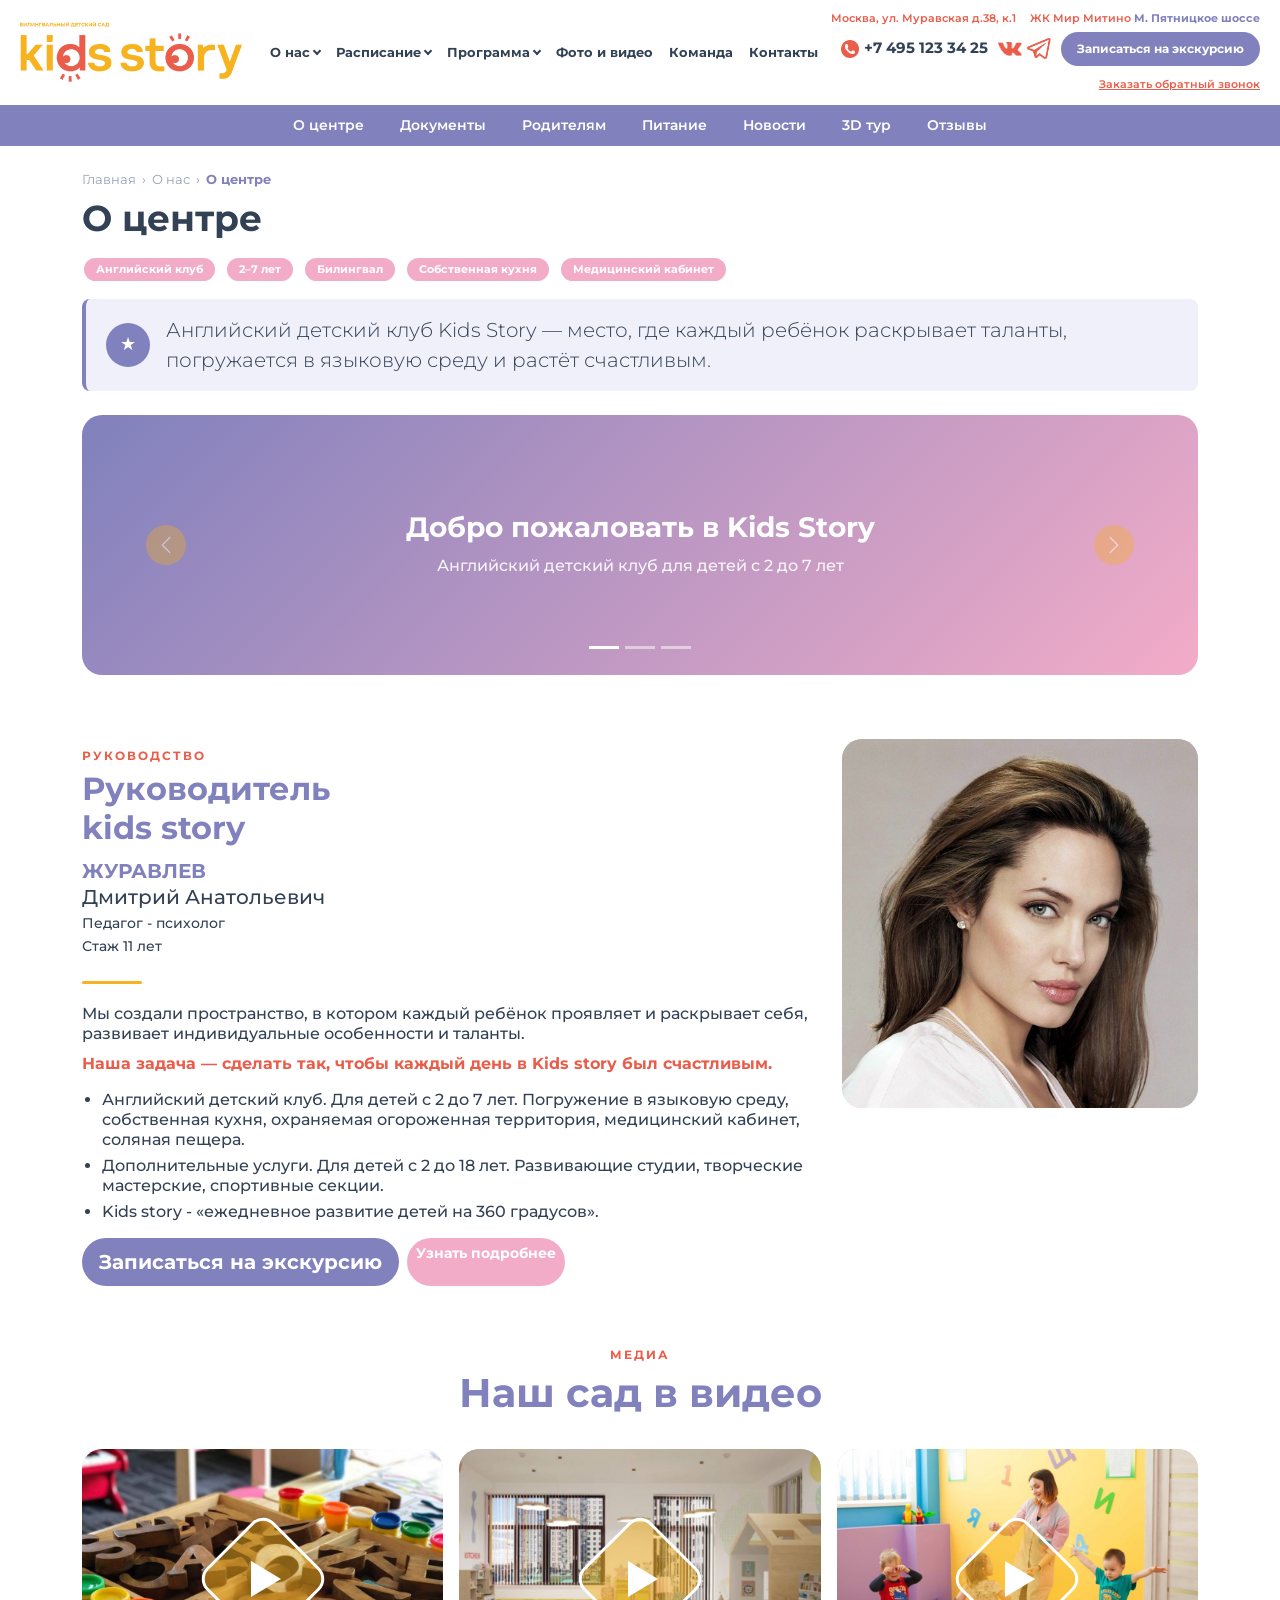
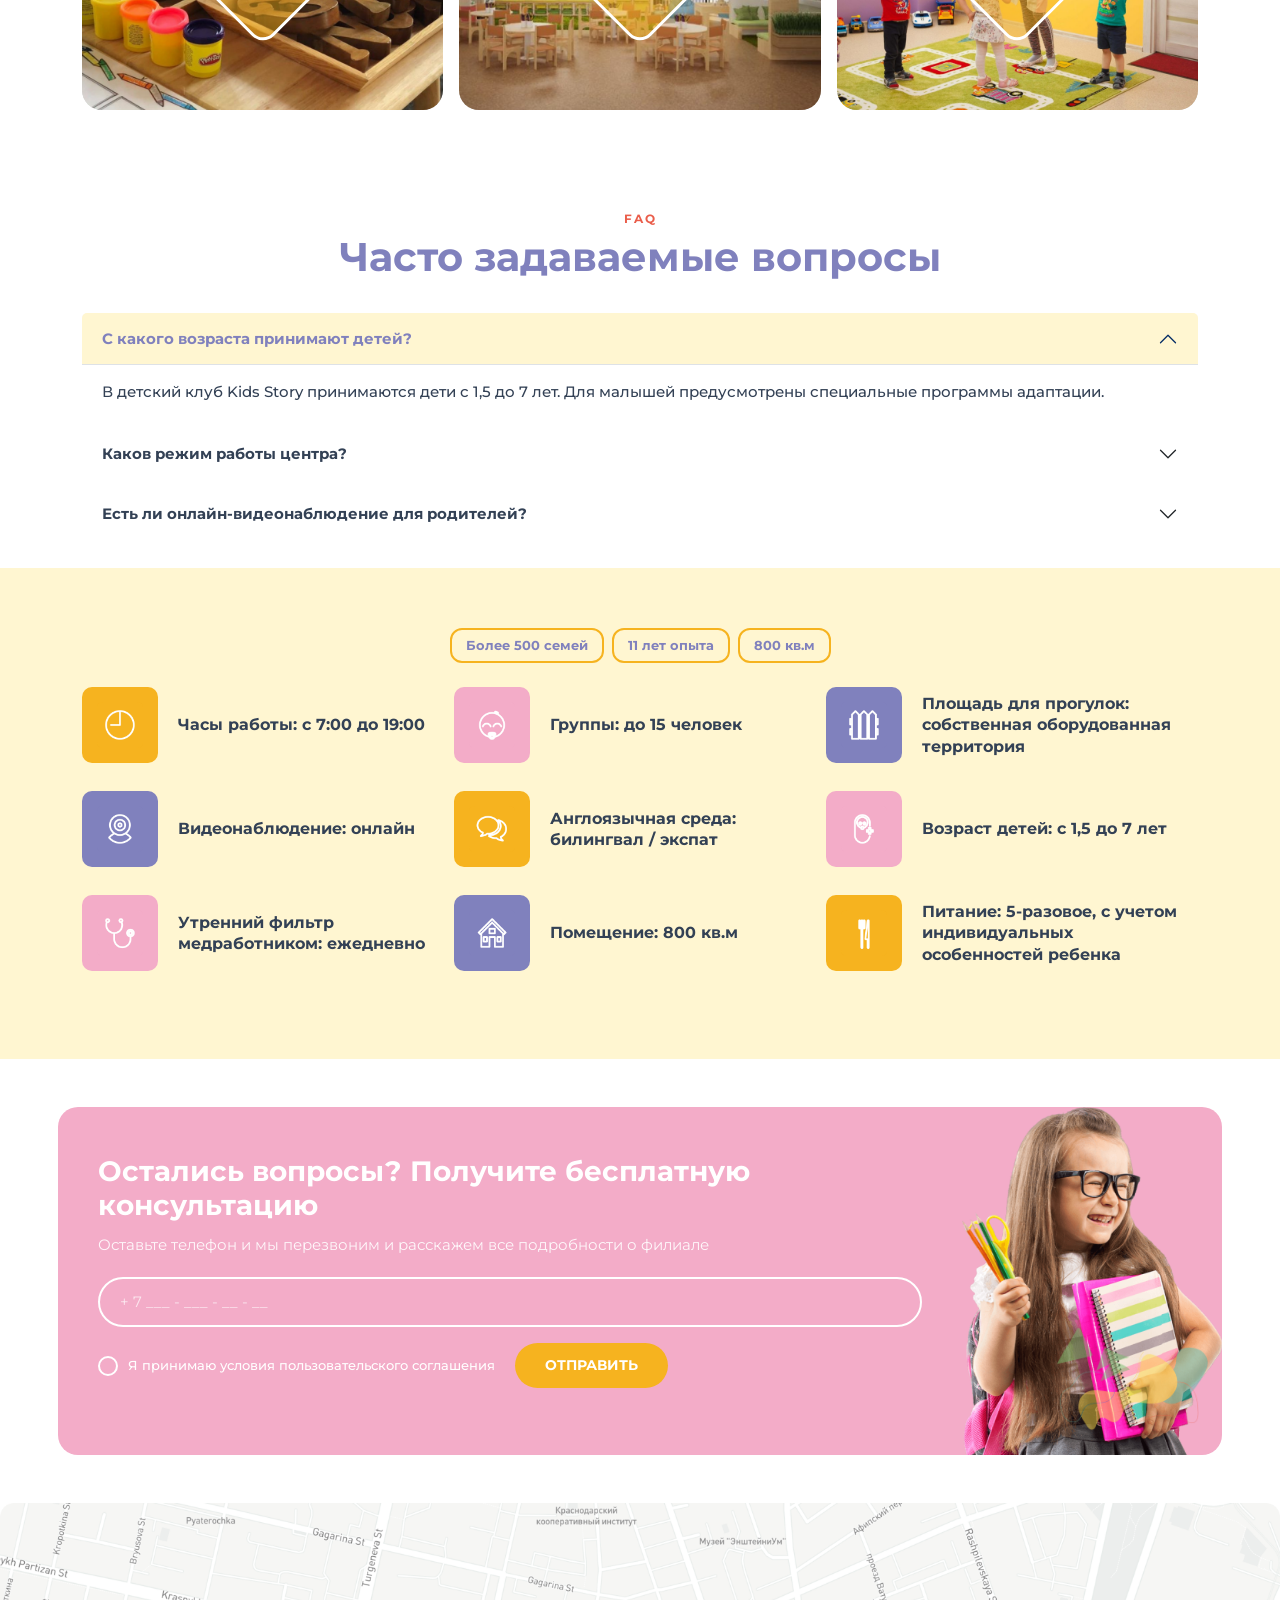
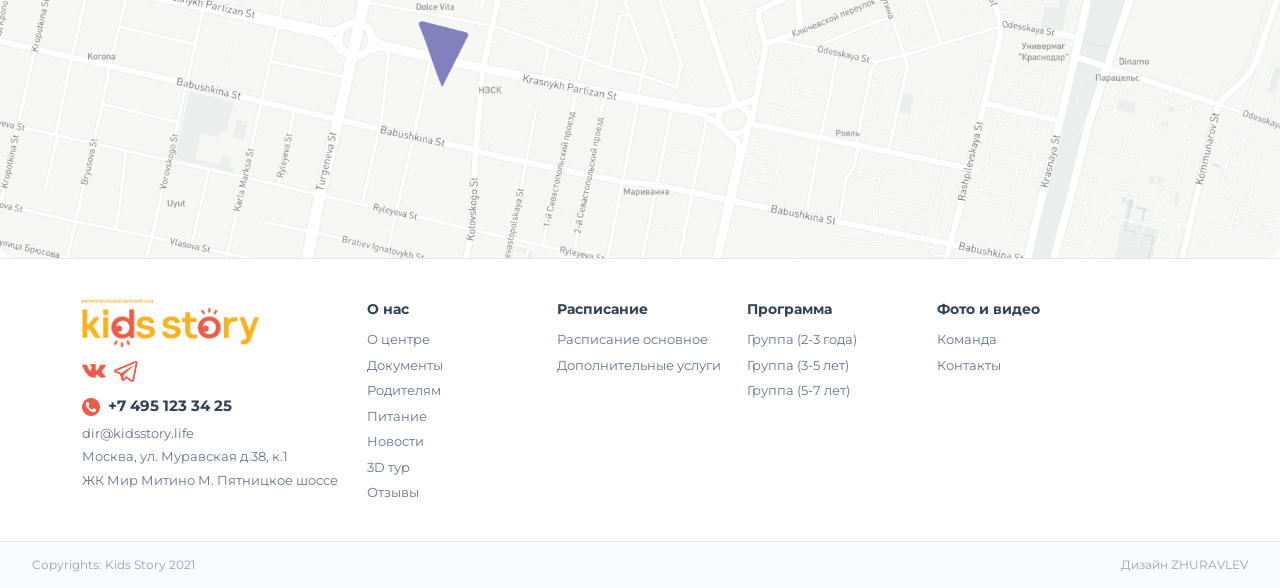
<file: about.html>
<!DOCTYPE html>
<html lang="ru">
  <head>
    <meta charset="UTF-8">
    <meta name="viewport" content="width=device-width, initial-scale=1.0">
    <title>О центре</title>
    <link
      href="https://fonts.googleapis.com/css2?family=Montserrat:wght@500;600;700&display=swap"
      rel="stylesheet">
    <link
      href="https://cdn.jsdelivr.net/npm/bootstrap@5.3.3/dist/css/bootstrap.min.css"
      rel="stylesheet">
    <style>
    * { font-family: 'Montserrat', sans-serif; box-sizing: border-box; }
    html, body { margin: 0; padding: 0; overflow-x: hidden; }

    .header { background: #fff; box-shadow: 0 2px 8px rgba(0,0,0,0.07); }
    .header-inner { display: flex; align-items: center; padding: 0 20px; min-height: 76px; gap: 0; }
    .logo-wrap { flex-shrink: 0; margin-right: 20px; }
    .logo-wrap img { height: 60px; display: block; }
    .header-nav { flex: 1; display: flex; align-items: center; gap: 0; min-width: 0; }
    .menu-item { position: relative; }
    .menu-link { font-weight: 700; font-size: 13px; color: #334155; text-decoration: none; padding: 5px 8px; display: flex; align-items: center; gap: 4px; white-space: nowrap; }
    .menu-link:hover { color: #EA5D4A; }
    .active-link { color: #EA5D4A !important; }
    .arrow-line { display: inline-block; width: 6px; height: 6px; border-right: 2px solid currentColor; border-bottom: 2px solid currentColor; transform: rotate(45deg); margin-top: -3px; flex-shrink: 0; }
    .dropdown-bs { display: none; position: absolute; top: 100%; left: 0; background: #fff; box-shadow: 0 4px 16px rgba(0,0,0,0.12); border-radius: 10px; z-index: 200; min-width: 190px; padding: 8px 0; }
    .menu-item.open .dropdown-bs { display: block; }
    .dropdown-link { display: block; padding: 8px 18px; font-size: 13px; font-weight: 600; color: #334155; text-decoration: none; white-space: nowrap; }
    .dropdown-link:hover { color: #EA5D4A; background: #FFF6D1; }
    .header-right { display: flex; flex-direction: column; align-items: flex-end; gap: 5px; flex-shrink: 0; padding: 10px 0; }
    .header-addresses { display: flex; gap: 14px; align-items: center; }
    .address { font-size: 11px; color: #EA5D4A; font-weight: 600; white-space: nowrap; }
    .address-highlight--blue { color: #8081BD; font-weight: 700; }
    .header-contacts { display: flex; align-items: center; gap: 10px; }
    .phone-block { display: flex; align-items: center; gap: 5px; }
    .phone-icon-img { width: 18px; height: 18px; }
    .phone { font-weight: 700; font-size: 15px; color: #334155; white-space: nowrap; }
    .social-icons { display: flex; gap: 5px; align-items: center; }
    .social-link { display: inline-flex; align-items: center; justify-content: center; flex-shrink: 0; }
    .social-icon-img { width: 24px; height: 24px; object-fit: contain; flex-shrink: 0; }
    .btn-signup { background: #8081BD; color: #fff; font-weight: 700; font-size: 12px; border-radius: 30px; padding: 8px 16px; text-decoration: none; white-space: nowrap; }
    .btn-signup:hover { background: #6a6ba8; color: #fff; }
    .callback-link { font-size: 11px; color: #EA5D4A; font-weight: 600; text-decoration: underline; white-space: nowrap; }
    .burger { display: none; background: none; border: none; font-size: 24px; cursor: pointer; color: #334155; margin-left: auto; flex-shrink: 0; }
    .mobile-menu { display: none; flex-direction: column; background: #fff; padding: 16px 24px; border-top: 1px solid #e2e8f0; }
    .mobile-menu.open { display: flex; }
    .mobile-menu .menu-link { padding: 10px 0; border-bottom: 1px solid #f1f5f9; font-size: 15px; }

    .subheader { background: #8081BD; }
    .submenu { display: flex; flex-wrap: wrap; justify-content: center; }
    .submenu-link { color: #fff; font-weight: 600; font-size: 14px; padding: 10px 18px; text-decoration: none; white-space: nowrap; }
    .submenu-link:hover { background: rgba(255,255,255,0.15); color: #fff; }

    .breadcrumb-wrap { padding: 24px 0 0; }
    .breadcrumb { display: flex; align-items: center; gap: 6px; font-size: 13px; color: #94a3b8; flex-wrap: wrap; background: none; padding: 0; margin: 0; }
    .breadcrumb a { color: #94a3b8; text-decoration: none; }
    .breadcrumb a:hover { color: #8081BD; }
    .breadcrumb-current { color: #8081BD; font-weight: 700; }
    .page-title { font-weight: 700; font-size: 36px; color: #334155; margin: 8px 0 0; }

    .slide-wrap { margin-top: 16px; border-radius: 20px; overflow: hidden; }
    .slide-item { background: linear-gradient(135deg, #8081BD 0%, #F3ACC8 100%); height: 260px; display: flex; align-items: center; justify-content: center; text-align: center; padding: 20px; }
    .slide-item h3 { font-size: 28px; font-weight: 700; color: #fff; margin-bottom: 10px; }
    .slide-item p { font-size: 16px; color: rgba(255,255,255,0.9); font-weight: 500; margin: 0; }
    .carousel-control-prev-icon, .carousel-control-next-icon { background-color: rgba(246,179,31,0.7); border-radius: 50%; padding: 20px; background-size: 50%; }

    .director-section { padding-top: 40px; padding-bottom: 60px; }
    .director-photo-wrap { width: 100%; height: 369px; border-radius: 20px; overflow: hidden; background: #D9D9D9; }
    .director-photo { width: 100%; height: 100%; object-fit: cover; object-position: center top; display: block; }
    .director-info { padding-top: 8px; }
    .director-role { font-weight: 700; font-size: 32px; line-height: 39px; color: #8081BD; margin-bottom: 12px; }
    .director-name-last { font-weight: 700; font-size: 20px; line-height: 24px; text-transform: uppercase; color: #8081BD; margin-bottom: 2px; }
    .director-name-first { font-weight: 500; font-size: 20px; line-height: 24px; color: #334155; margin-bottom: 4px; }
    .director-position { font-weight: 500; font-size: 14px; color: #334155; margin-bottom: 2px; }
    .director-exp { font-weight: 500; font-size: 14px; color: #334155; margin-bottom: 24px; }
    .director-divider { width: 60px; height: 3px; background: #F6B31F; border-radius: 2px; margin-bottom: 20px; }
    .director-desc { font-weight: 500; font-size: 16px; line-height: 20px; color: #334155; margin-bottom: 10px; }
    .director-highlight { font-weight: 700; font-size: 16px; line-height: 20px; color: #EA5D4A; margin-bottom: 16px; }
    .director-list { list-style: disc; padding-left: 20px; display: flex; flex-direction: column; gap: 6px; }
    .director-list li { font-weight: 500; font-size: 16px; line-height: 20px; color: #334155; }

    .video-section { padding-bottom: 60px; }
    .section-heading { font-weight: 700; font-size: 40px; line-height: 49px; color: #8081BD; margin-bottom: 32px; }
    .video-card { position: relative; border-radius: 20px; overflow: hidden; cursor: pointer; background: #D9D9D9; aspect-ratio: 460/333; }
    .video-card img { width: 100%; height: 100%; object-fit: cover; display: block; transition: transform 0.3s; }
    .video-card:hover img { transform: scale(1.04); }
    .play-btn { position: absolute; inset: 0; display: flex; align-items: center; justify-content: center; pointer-events: none; }
    .play-diamond { position: absolute; width: 96px; height: 96px; background: rgba(246,179,31,0.48); border: 3px solid #fff; border-radius: 16px; transform: rotate(45deg); }
    .play-arrow { position: absolute; width: 0; height: 0; border-top: 18px solid transparent; border-bottom: 18px solid transparent; border-left: 30px solid #fff; margin-left: 6px; z-index: 2; }

    .about-features-wrap { background: #FFF6D1; padding: 60px 0; }
    .info-item { display: flex; align-items: center; gap: 20px; font-weight: 700; line-height: 1.35; color: #334155; margin-bottom: 28px; flex-wrap: nowrap; min-width: 0; }
    .info-item span { min-width: 0; word-break: break-word; }
    .info-icon { width: 76px; height: 76px; border-radius: 10px; flex-shrink: 0; display: flex; align-items: center; justify-content: center; }
    .info-icon img { width: 46px; height: 46px; object-fit: contain; }
    .info-icon--yellow { background: #F6B31F; }
    .info-icon--pink { background: #F3ACC8; }
    .info-icon--purple { background: #8081BD; }

    .about-questions { margin: 48px 58px; border-radius: 20px; overflow: hidden; background: #F3ACC8; }
    .questions-inner { display: flex; align-items: stretch; }
    .questions-left { flex: 1; padding: 48px 40px; }
    .questions-title--white { font-weight: 700; font-size: 28px; color: #fff; margin-bottom: 12px; }
    .questions-desc--white { font-size: 15px; color: rgba(255,255,255,0.9); margin-bottom: 20px; }
    .questions-input { width: 100%; border: 2px solid #fff; border-radius: 30px; padding: 12px 20px; font-size: 15px; background: transparent; color: #fff; outline: none; margin-bottom: 16px; font-family: inherit; }
    .questions-input::placeholder { color: rgba(255,255,255,0.7); }
    .questions-row { display: flex; align-items: center; gap: 20px; flex-wrap: wrap; }
    .questions-checkbox { display: flex; align-items: center; gap: 10px; cursor: pointer; }
    .checkbox-dot { width: 20px; height: 20px; border-radius: 50%; border: 2px solid #fff; flex-shrink: 0; display: inline-block; transition: background 0.2s; }
    .checkbox-dot--checked { background: #fff; }
    .checkbox-label { font-size: 13px; color: #fff; font-weight: 500; }
    .questions-btn--yellow { background: #F6B31F; color: #fff; font-weight: 700; font-size: 14px; border: none; border-radius: 30px; padding: 12px 30px; cursor: pointer; white-space: nowrap; }
    .questions-btn--yellow:hover { background: #e0a010; }
    .questions-right { position: relative; min-width: 260px; display: flex; }
    .questions-shapes { position: absolute; bottom: 0; right: 0; width: 180px; opacity: 0.5; }
    .questions-img { width: 260px; object-fit: cover; object-position: top; }

    .map-img { width: 100%; display: block; max-height: 420px; object-fit: cover; }

    .footer { background: #fff; border-top: 1px solid #e2e8f0; padding-top: 40px; }
    .footer-logo img { height: 48px; margin-bottom: 12px; }
    .footer-social { display: flex; gap: 8px; margin-bottom: 12px; }
    .footer-phone-block { display: flex; align-items: center; gap: 8px; margin-bottom: 6px; }
    .footer-phone { font-weight: 700; font-size: 15px; color: #334155; }
    .footer-email, .footer-addr { font-size: 13px; color: #64748b; margin-bottom: 4px; }
    .footer-nav-title { font-weight: 700; font-size: 14px; color: #334155; margin-bottom: 10px; }
    .footer-nav-col a { display: block; font-size: 13px; color: #64748b; text-decoration: none; margin-bottom: 6px; }
    .footer-nav-col a:hover { color: #8081BD; }
    .footer-bottom { background: #f8fafc; border-top: 1px solid #e2e8f0; padding: 14px 32px; display: flex; justify-content: space-between; flex-wrap: wrap; gap: 8px; font-size: 12px; color: #94a3b8; margin-top: 32px; }

    .modal-header { background: #8081BD; }
    .modal-title { color: #fff; font-weight: 700; }
    .btn-close-white { filter: invert(1); }
    .modal-body label { font-weight: 600; font-size: 14px; color: #334155; }
    .modal-footer .btn-primary { background: #F6B31F; border-color: #F6B31F; font-weight: 700; border-radius: 30px; padding: 10px 28px; }
    .modal-footer .btn-primary:hover { background: #e0a010; border-color: #e0a010; }

    .faq-section { padding: 40px 0 20px; }
    .accordion-button { font-weight: 700; font-size: 15px; color: #334155; }
    .accordion-button:not(.collapsed) { color: #8081BD; background: #FFF6D1; }
    .accordion-button:focus { box-shadow: none; }

    .info-badge { background: #FFF6D1; color: #8081BD; border-radius: 12px; padding: 6px 14px; font-size: 13px; font-weight: 700; border: 2px solid #F6B31F; }
    .section-label { font-size: 12px; font-weight: 700; letter-spacing: 2px; text-transform: uppercase; color: #EA5D4A; }
    .highlight-box { background: #f0f0fa; border-left: 4px solid #8081BD; border-radius: 8px; padding: 16px 20px; }
    .tag-pill { display: inline-block; background: #F3ACC8; color: #fff; font-size: 11px; font-weight: 700; border-radius: 20px; padding: 3px 12px; margin: 2px; }
    .icon-circle { width: 44px; height: 44px; border-radius: 50%; background: #8081BD; display: inline-flex; align-items: center; justify-content: center; color: #fff; font-size: 18px; flex-shrink: 0; }

    @media (max-width: 1025px) {
      .director-photo-wrap { height: auto; aspect-ratio: 4/3; }
      .about-questions { margin: 0 24px 32px; }
      .questions-right { display: none; }
      .logo-wrap img { height: 40px; }
      .menu-link { font-size: 8px;}
    }
    @media (max-width: 768px) {
      .header-inner { padding: 10px 16px; min-height: auto; }
      .header-nav { display: none !important; }
      .burger { display: block; }
      .header-right { display: none !important; }
      .logo-wrap { margin-right: 0; }
      .director-role { font-size: 22px; }
      .section-heading { font-size: 26px; }
      .about-questions { margin: 0 12px 24px; }
      .questions-left { padding: 28px 20px; }
      .questions-title--white { font-size: 20px; }
    }
    @media (max-width: 480px) {
      .director-role { font-size: 18px; }
      .section-heading { font-size: 20px; }
      .page-title { font-size: 26px; }
    }
  </style>
  </head>
  <body>

    <header class="header">
      <div class="header-inner">
        <div class="logo-wrap">
          <a href="index.html"><img src="images/logo.png" alt="Kids Story"></a>
        </div>

        <nav class="header-nav d-none d-lg-flex" id="mainMenu">
          <div class="menu-item">
            <a href="#" class="menu-link">О нас <span
                class="arrow-line"></span></a>
            <div class="dropdown-bs">
              <a href="about.html" class="dropdown-link">О центре</a>
              <a href="parents.html" class="dropdown-link">Родителям</a>
            </div>
          </div>
          <div class="menu-item">
            <a href="#" class="menu-link">Расписание <span
                class="arrow-line"></span></a>
            <div class="dropdown-bs">
              <a href="#" class="dropdown-link">Расписание основное</a>
              <a href="services.html" class="dropdown-link">Дополнительные
                услуги</a>
            </div>
          </div>
          <div class="menu-item">
            <a href="#" class="menu-link">Программа <span
                class="arrow-line"></span></a>
            <div class="dropdown-bs">
              <a href="#" class="dropdown-link">Группа (2-3 года)</a>
              <a href="#" class="dropdown-link">Группа (3-5 лет)</a>
              <a href="#" class="dropdown-link">Группа (5-7 лет)</a>
            </div>
          </div>
          <a href="#" class="menu-link">Фото и видео</a>
          <a href="#" class="menu-link">Команда</a>
          <a href="#" class="menu-link">Контакты</a>
        </nav>

        <div class="header-right d-none d-lg-flex">
          <div class="header-addresses">
            <span class="address">Москва, ул. Муравская д.38, к.1</span>
            <span class="address">ЖК Мир Митино <span
                class="address-highlight--blue">М. Пятницкое шоссе</span></span>
          </div>
          <div class="header-contacts">
            <div class="phone-block">
              <img src="images/phone-icon.png" alt class="phone-icon-img">
              <span class="phone">+7 495 123 34 25</span>
            </div>
            <div class="social-icons">
              <a href="#" class="social-link"><img src="images/vk-icon.png"
                  alt="VK" class="social-icon-img"></a>
              <a href="#" class="social-link"><img src="images/tg-icon.png"
                  alt="Telegram" class="social-icon-img"></a>
            </div>
            <a href="#" class="btn-signup" data-bs-toggle="modal"
              data-bs-target="#excursionModal">Записаться на экскурсию</a>
          </div>
          <div>
            <a href="#" class="callback-link">Заказать обратный звонок</a>
          </div>
        </div>

        <button class="burger d-lg-none" onclick="toggleMobileMenu()"
          aria-label="Меню">&#9776;</button>
      </div>

      <div class="mobile-menu d-lg-none" id="mobileMenu">
        <a href="about.html" class="menu-link active-link">О центре</a>
        <a href="parents.html" class="menu-link">Родителям</a>
        <a href="#" class="menu-link">Расписание основное</a>
        <a href="services.html" class="menu-link">Дополнительные услуги</a>
        <a href="#" class="menu-link">Группа (2-3 года)</a>
        <a href="#" class="menu-link">Группа (3-5 лет)</a>
        <a href="#" class="menu-link">Группа (5-7 лет)</a>
        <a href="#" class="menu-link">Фото и видео</a>
        <a href="#" class="menu-link">Команда</a>
        <a href="#" class="menu-link">Контакты</a>
        <a href="#" class="btn-signup mt-2 d-inline-block"
          data-bs-toggle="modal" data-bs-target="#excursionModal">Записаться на
          экскурсию</a>
      </div>
    </header>

    <div class="subheader">
      <div class="container px-3 px-md-4">
        <nav class="submenu">
          <a href="about.html" class="submenu-link">О центре</a>
          <a href="#" class="submenu-link d-none d-sm-inline">Документы</a>
          <a href="parents.html" class="submenu-link">Родителям</a>
          <a href="#" class="submenu-link d-none d-md-inline">Питание</a>
          <a href="#" class="submenu-link d-none d-md-inline">Новости</a>
          <a href="#" class="submenu-link d-none d-lg-inline">3D тур</a>
          <a href="#" class="submenu-link d-none d-lg-inline">Отзывы</a>
        </nav>
      </div>
    </div>

    <main>

      <div class="container">
        <div class="breadcrumb-wrap">
          <div class="breadcrumb">
            <a href="index.html">Главная</a>
            <span>›</span>
            <a href="#">О нас</a>
            <span>›</span>
            <span class="breadcrumb-current">О центре</span>
          </div>
          <h1 class="page-title">О центре</h1>
        </div>

        <div class="d-flex flex-wrap gap-2 mt-3 justify-content-start">
          <span class="tag-pill">Английский клуб</span>
          <span class="tag-pill">2–7 лет</span>
          <span class="tag-pill">Билингвал</span>
          <span class="tag-pill">Собственная кухня</span>
          <span class="tag-pill d-none d-md-inline-block">Медицинский кабинет</span>
        </div>

        <div class="highlight-box mt-3 d-none d-lg-block">
          <div class="d-flex align-items-center gap-3">
            <span class="icon-circle">★</span>
            <p class="mb-0 lead text-start" style="color:#334155;">
              Английский детский клуб Kids Story — место, где каждый ребёнок раскрывает таланты, погружается в языковую среду и растёт счастливым.
            </p>
          </div>
        </div>

        <div class="slide-wrap my-4">
          <div id="heroCarousel" class="carousel slide" data-bs-ride="carousel">
            <div class="carousel-indicators">
              <button type="button" data-bs-target="#heroCarousel"
                data-bs-slide-to="0" class="active"></button>
              <button type="button" data-bs-target="#heroCarousel"
                data-bs-slide-to="1"></button>
              <button type="button" data-bs-target="#heroCarousel"
                data-bs-slide-to="2"></button>
            </div>
            <div class="carousel-inner">
              <div class="carousel-item active">
                <div class="slide-item">
                  <div>
                    <h3>Добро пожаловать в Kids Story</h3>
                    <p>Английский детский клуб для детей с 2 до 7 лет</p>
                  </div>
                </div>
              </div>
              <div class="carousel-item">
                <div class="slide-item">
                  <div>
                    <h3>Ежедневное развитие на 360°</h3>
                    <p>Развивающие студии, творческие мастерские, спортивные
                      секции</p>
                  </div>
                </div>
              </div>
              <div class="carousel-item">
                <div class="slide-item">
                  <div>
                    <h3>Погружение в языковую среду</h3>
                    <p>Билингвальное обучение, собственная кухня, медицинский
                      кабинет</p>
                  </div>
                </div>
              </div>
            </div>
            <button class="carousel-control-prev" type="button"
              data-bs-target="#heroCarousel" data-bs-slide="prev">
              <span class="carousel-control-prev-icon"></span>
            </button>
            <button class="carousel-control-next" type="button"
              data-bs-target="#heroCarousel" data-bs-slide="next">
              <span class="carousel-control-next-icon"></span>
            </button>
          </div>
        </div>
      </div>

      <section class="director-section">
        <div class="container">
          <div class="row align-items-start g-4">
            <div class="col-12 col-md-5 col-lg-4 order-md-2">
              <div class="director-photo-wrap">
                <img src="images/team1.jpg" alt="Руководитель"
                  class="director-photo">
              </div>
            </div>
            <div class="col-12 col-md-7 col-lg-8 order-md-1">
              <div class="director-info">
                <p class="section-label mb-1">Руководство</p>
                <p class="director-role">Руководитель<br>kids story</p>
                <p class="director-name-last">ЖУРАВЛЕВ</p>
                <p class="director-name-first">Дмитрий Анатольевич</p>
                <p class="director-position">Педагог - психолог</p>
                <p class="director-exp">Стаж 11 лет</p>
                <div class="director-divider"></div>
                <p class="director-desc">Мы создали пространство, в котором
                  каждый ребёнок проявляет и раскрывает себя, развивает
                  индивидуальные особенности и таланты.</p>
                <p class="director-highlight">Наша задача — сделать так, чтобы
                  каждый день в Kids story был счастливым.</p>
                <ul class="director-list">
                  <li>Английский детский клуб. Для детей с 2 до 7 лет.
                    Погружение в языковую среду, собственная кухня, охраняемая
                    огороженная территория, медицинский кабинет, соляная
                    пещера.</li>
                  <li>Дополнительные услуги. Для детей с 2 до 18 лет.
                    Развивающие студии, творческие мастерские, спортивные
                    секции.</li>
                  <li>Kids story - «ежедневное развитие детей на 360
                    градусов».</li>
                </ul>
                <div class="d-flex gap-2 mt-3 flex-wrap justify-content-start">
                  <a href="#" class="btn btn-lg"
                    style="background:#8081BD;color:#fff;border-radius:30px;font-weight:700;"
                    data-bs-toggle="modal" data-bs-target="#excursionModal">
                    Записаться на экскурсию
                  </a>
                  <a href="#" class="btn btn-sm"
                    style="background:#F3ACC8;color:#fff;border-radius:30px;font-weight:700;">
                    Узнать подробнее
                  </a>
                </div>
              </div>
            </div>
          </div>
        </div>
      </section>

      <section class="video-section">
        <div class="container">
          <p class="section-label text-center mb-1">Медиа</p>
          <h2 class="section-heading text-center">Наш сад в видео</h2>
          <div class="row g-3">
            <div class="col-12 col-md-6 col-lg-4">
              <div class="video-card">
                <img src="images/vid1.png" alt="Видео 1">
                <div class="play-btn">
                  <div class="play-diamond"></div>
                  <div class="play-arrow"></div>
                </div>
              </div>
            </div>
            <div class="col-12 col-md-6 col-lg-4">
              <div class="video-card">
                <img src="images/vid2.png" alt="Видео 2">
                <div class="play-btn">
                  <div class="play-diamond"></div>
                  <div class="play-arrow"></div>
                </div>
              </div>
            </div>
            <div class="col-12 col-md-6 col-lg-4">
              <div class="video-card">
                <img src="images/vid3.png" alt="Видео 3">
                <div class="play-btn">
                  <div class="play-diamond"></div>
                  <div class="play-arrow"></div>
                </div>
              </div>
            </div>
          </div>
        </div>
      </section>

      <section class="faq-section d-none d-md-block">
        <div class="container">
          <p class="section-label text-center mb-1">FAQ</p>
          <h2 class="section-heading text-center">Часто задаваемые вопросы</h2>
          <div class="accordion" id="faqAccordion">
            <div class="accordion-item border-0 mb-2">
              <h2 class="accordion-header">
                <button class="accordion-button" type="button"
                  data-bs-toggle="collapse" data-bs-target="#faq1">С какого
                  возраста принимают детей?</button>
              </h2>
              <div id="faq1" class="accordion-collapse collapse show"
                data-bs-parent="#faqAccordion">
                <div class="accordion-body"
                  style="font-size:15px;color:#334155;font-weight:500;">В
                  детский клуб Kids Story принимаются дети с 1,5 до 7 лет. Для
                  малышей предусмотрены специальные программы адаптации.</div>
              </div>
            </div>
            <div class="accordion-item border-0 mb-2">
              <h2 class="accordion-header">
                <button class="accordion-button collapsed" type="button"
                  data-bs-toggle="collapse" data-bs-target="#faq2">Каков режим
                  работы центра?</button>
              </h2>
              <div id="faq2" class="accordion-collapse collapse"
                data-bs-parent="#faqAccordion">
                <div class="accordion-body"
                  style="font-size:15px;color:#334155;font-weight:500;">Центр
                  работает с 7:00 до 19:00 ежедневно, кроме воскресенья.</div>
              </div>
            </div>
            <div class="accordion-item border-0 mb-2">
              <h2 class="accordion-header">
                <button class="accordion-button collapsed" type="button"
                  data-bs-toggle="collapse" data-bs-target="#faq3">Есть ли
                  онлайн-видеонаблюдение для родителей?</button>
              </h2>
              <div id="faq3" class="accordion-collapse collapse"
                data-bs-parent="#faqAccordion">
                <div class="accordion-body"
                  style="font-size:15px;color:#334155;font-weight:500;">Да, в
                  центре установлены камеры видеонаблюдения с онлайн-доступом
                  для родителей.</div>
              </div>
            </div>
          </div>
        </div>
      </section>

      <section class="about-features-wrap">
        <div class="container">
          <div class="d-flex flex-wrap gap-2 justify-content-center mb-4">
            <span class="info-badge">Более 500 семей</span>
            <span class="info-badge d-none d-md-inline-block">11 лет опыта</span>
            <span class="info-badge">800 кв.м</span>
          </div>
          <div class="row g-0">
            <div class="col-12 col-sm-6 col-lg-4">
              <div class="info-item">
                <div class="info-icon info-icon--yellow"><img
                    src="images/icon-clock.png" alt></div>
                <span>Часы работы: с 7:00 до 19:00</span>
              </div>
            </div>
            <div class="col-12 col-sm-6 col-lg-4">
              <div class="info-item">
                <div class="info-icon info-icon--pink"><img
                    src="images/icon-group.png" alt></div>
                <span>Группы: до 15 человек</span>
              </div>
            </div>
            <div class="col-12 col-sm-6 col-lg-4">
              <div class="info-item">
                <div class="info-icon info-icon--purple"><img
                    src="images/icon-area.png" alt></div>
                <span>Площадь для прогулок: собственная оборудованная
                  территория</span>
              </div>
            </div>
            <div class="col-12 col-sm-6 col-lg-4">
              <div class="info-item">
                <div class="info-icon info-icon--purple"><img
                    src="images/icon-camera.png" alt></div>
                <span>Видеонаблюдение: онлайн</span>
              </div>
            </div>
            <div class="col-12 col-sm-6 col-lg-4">
              <div class="info-item">
                <div class="info-icon info-icon--yellow"><img
                    src="images/icon-english.png" alt></div>
                <span>Англоязычная среда: билингвал / экспат</span>
              </div>
            </div>
            <div class="col-12 col-sm-6 col-lg-4">
              <div class="info-item">
                <div class="info-icon info-icon--pink"><img
                    src="images/icon-age.png" alt></div>
                <span>Возраст детей: с 1,5 до 7 лет</span>
              </div>
            </div>
            <div class="col-12 col-sm-6 col-lg-4">
              <div class="info-item">
                <div class="info-icon info-icon--pink"><img
                    src="images/icon-medical.png" alt></div>
                <span>Утренний фильтр медработником: ежедневно</span>
              </div>
            </div>
            <div class="col-12 col-sm-6 col-lg-4">
              <div class="info-item">
                <div class="info-icon info-icon--purple"><img
                    src="images/icon-building.png" alt></div>
                <span>Помещение: 800 кв.м</span>
              </div>
            </div>
            <div class="col-12 col-sm-6 col-lg-4">
              <div class="info-item">
                <div class="info-icon info-icon--yellow"><img
                    src="images/icon-food.png" alt></div>
                <span>Питание: 5-разовое, с учетом индивидуальных особенностей
                  ребенка</span>
              </div>
            </div>
          </div>
        </div>
      </section>

      <section class="about-questions">
        <div class="questions-inner">
          <div class="questions-left">
            <h2 class="questions-title--white">Остались вопросы? Получите
              бесплатную консультацию</h2>
            <p class="questions-desc--white">Оставьте телефон и мы перезвоним и
              расскажем все подробности о филиале</p>
            <div class="mb-3">
              <input type="tel" class="form-control questions-input"
                placeholder="+ 7 ___ - ___ - __ - __">
            </div>
            <div class="questions-row">
              <div class="questions-checkbox" onclick="toggleCheckbox(this)">
                <span class="checkbox-dot checkbox-dot--toggle"></span>
                <span class="checkbox-label">Я принимаю условия
                  пользовательского соглашения</span>
              </div>
              <button class="btn questions-btn--yellow">ОТПРАВИТЬ</button>
            </div>
          </div>
          <div class="questions-right d-none d-lg-flex">
            <img src="images/shapes5.png" alt class="questions-shapes">
            <img src="images/girl3.png" alt class="questions-img">
          </div>
        </div>
      </section>

      <section class="map-section">
        <div class="map-wrap">
          <img src="images/map.png" alt="Карта" class="map-img">
        </div>
      </section>

    </main>

    <footer class="footer">
      <div class="container">
        <div class="row g-4">
          <div class="col-12 col-md-4 col-lg-3">
            <div class="footer-logo">
              <a href="index.html"><img src="images/logo.png"
                  alt="Kids Story"></a>
            </div>
            <div class="footer-social">
              <a href="#" class="social-link"><img src="images/vk-icon.png"
                  alt="VK" class="social-icon-img"></a>
              <a href="#" class="social-link"><img src="images/tg-icon.png"
                  alt="Telegram" class="social-icon-img"></a>
            </div>
            <div class="footer-phone-block">
              <img src="images/phone-icon.png" alt class="phone-icon-img">
              <span class="footer-phone">+7 495 123 34 25</span>
            </div>
            <p class="footer-email">dir@kidsstory.life</p>
            <p class="footer-addr">Москва, ул. Муравская д.38, к.1</p>
            <p class="footer-addr">ЖК Мир Митино М. Пятницкое шоссе</p>
          </div>
          <div class="col-6 col-sm-3 col-md-2">
            <div class="footer-nav-col">
              <p class="footer-nav-title">О нас</p>
              <a href="about.html">О центре</a>
              <a href="#">Документы</a>
              <a href="#">Родителям</a>
              <a href="#">Питание</a>
              <a href="#">Новости</a>
              <a href="#">3D тур</a>
              <a href="#">Отзывы</a>
            </div>
          </div>
          <div class="col-6 col-sm-3 col-md-2">
            <div class="footer-nav-col">
              <p class="footer-nav-title">Расписание</p>
              <a href="#">Расписание основное</a>
              <a href="services.html">Дополнительные услуги</a>
            </div>
          </div>
          <div class="col-6 col-sm-3 col-md-2">
            <div class="footer-nav-col">
              <p class="footer-nav-title">Программа</p>
              <a href="#">Группа (2-3 года)</a>
              <a href="#">Группа (3-5 лет)</a>
              <a href="#">Группа (5-7 лет)</a>
            </div>
          </div>
          <div class="col-6 col-sm-3 col-md-2">
            <div class="footer-nav-col">
              <p class="footer-nav-title">Фото и видео</p>
              <a href="#">Команда</a>
              <a href="#">Контакты</a>
            </div>
          </div>
        </div>
      </div>
      <div class="footer-bottom">
        <span>Copyrights: Kids Story 2021</span>
        <span>Дизайн ZHURAVLEV</span>
      </div>
    </footer>

    <div class="modal fade" id="excursionModal" tabindex="-1"
      aria-labelledby="excursionModalLabel" aria-hidden="true">
      <div class="modal-dialog modal-dialog-centered">
        <div class="modal-content" style="border-radius:20px;overflow:hidden;">
          <div class="modal-header">
            <h5 class="modal-title" id="excursionModalLabel">Записаться на
              экскурсию</h5>
            <button type="button" class="btn-close btn-close-white"
              data-bs-dismiss="modal" aria-label="Закрыть"></button>
          </div>
          <div class="modal-body p-4">
            <div class="mb-3">
              <label class="form-label">Ваше имя</label>
              <input type="text" class="form-control" placeholder="Введите имя"
                style="border-radius:30px;">
            </div>
            <div class="mb-3">
              <label class="form-label">Телефон</label>
              <input type="tel" class="form-control"
                placeholder="+7 ___ - ___ - __ - __"
                style="border-radius:30px;">
            </div>
            <div class="mb-3">
              <label class="form-label">Возраст ребёнка</label>
              <select class="form-select" style="border-radius:30px;">
                <option>1,5 - 2 года</option>
                <option>2 - 3 года</option>
                <option>3 - 5 лет</option>
                <option>5 - 7 лет</option>
              </select>
            </div>
            <div class="form-check">
              <input class="form-check-input" type="checkbox" id="agreeCheck">
              <label class="form-check-label" for="agreeCheck"
                style="font-size:13px;color:#64748b;">Я принимаю условия
                пользовательского соглашения</label>
            </div>
          </div>
          <div class="modal-footer border-0">
            <button type="button" class="btn btn-primary btn-lg">ОТПРАВИТЬ</button>
            <button type="button" class="btn btn-sm"
              style="background:#e2e8f0;color:#334155;border-radius:30px;font-weight:600;"
              data-bs-dismiss="modal">Отмена</button>
          </div>
        </div>
      </div>
    </div>

    <script
      src="https://cdn.jsdelivr.net/npm/bootstrap@5.3.3/dist/js/bootstrap.bundle.min.js"></script>
    <script>
  function toggleCheckbox(el) {
    el.querySelector('.checkbox-dot--toggle').classList.toggle('checkbox-dot--checked');
  }
  function toggleMobileMenu() {
    document.getElementById('mobileMenu').classList.toggle('open');
  }
  document.querySelectorAll('.menu-item').forEach(function(item) {
    var t;
    item.addEventListener('mouseenter', function() { clearTimeout(t); item.classList.add('open'); });
    item.addEventListener('mouseleave', function() { t = setTimeout(function() { item.classList.remove('open'); }, 100); });
  });
</script>

  </body>
</html>
</file>
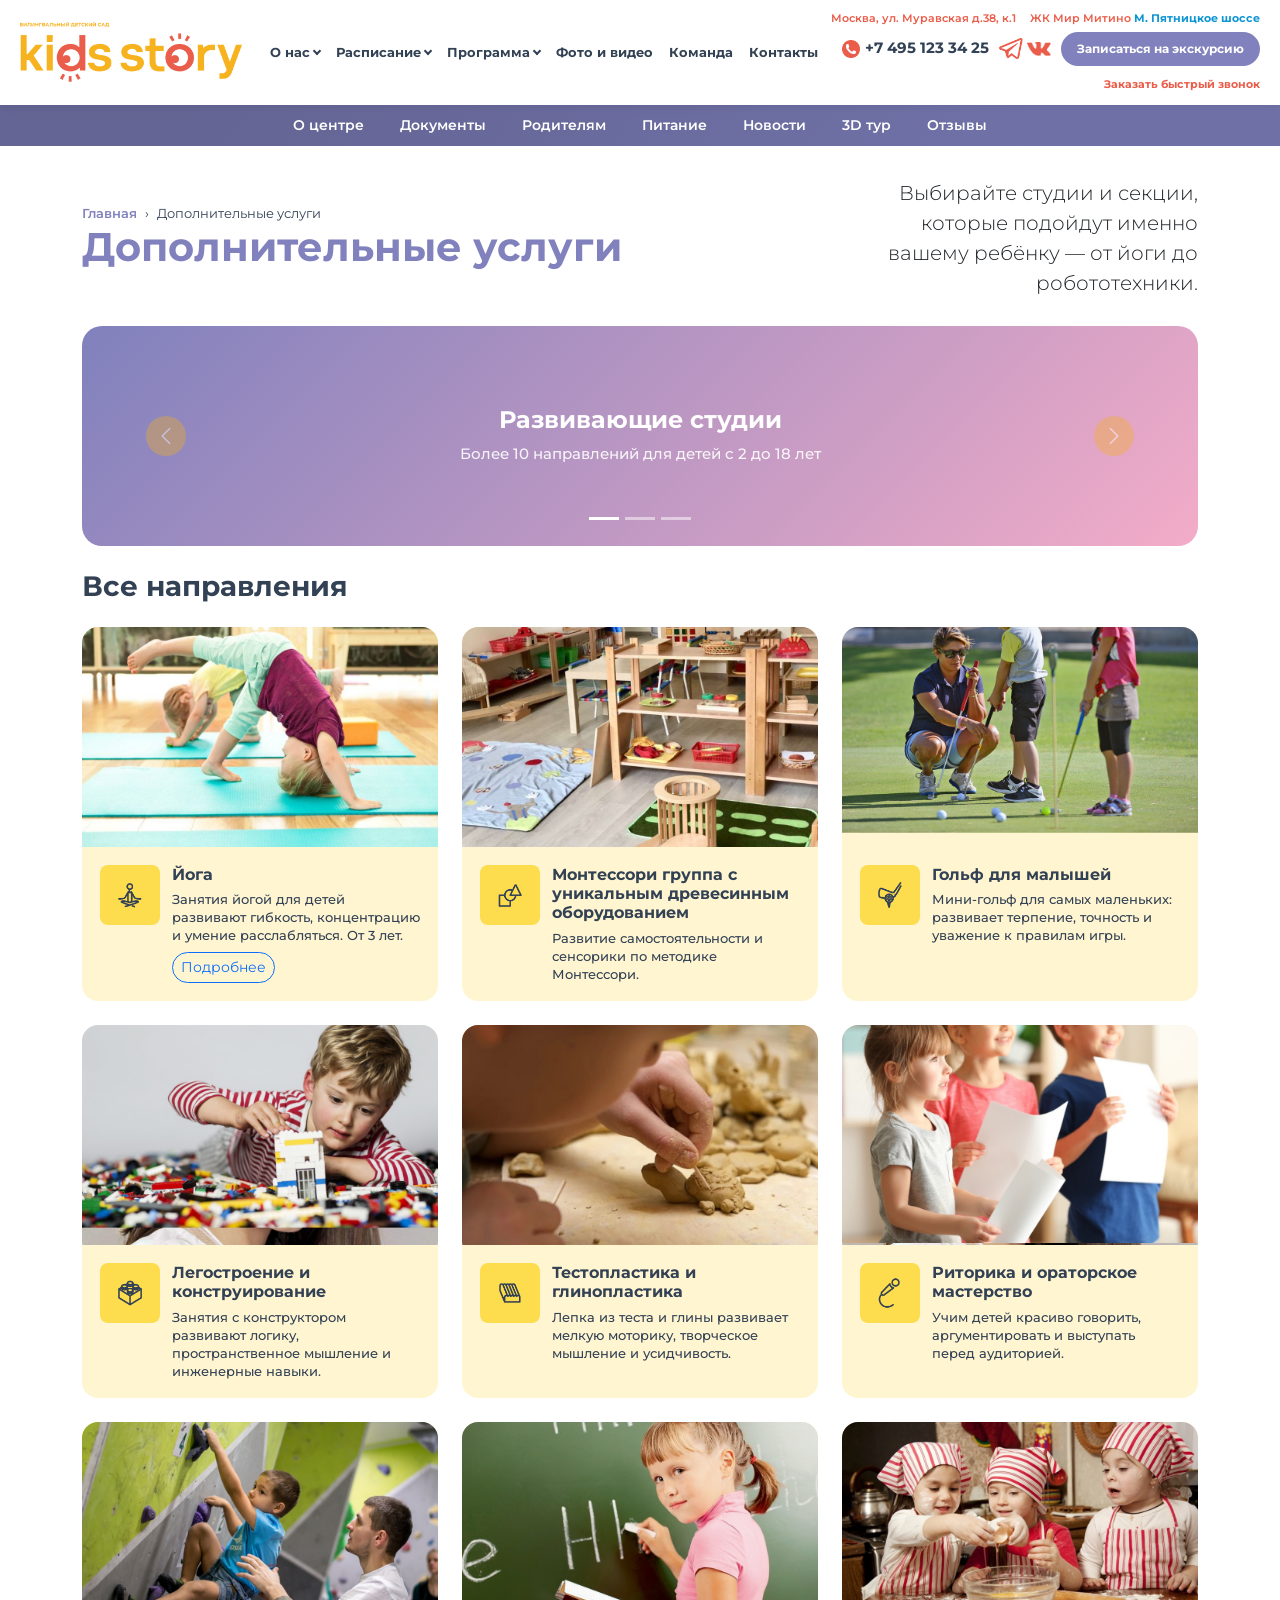
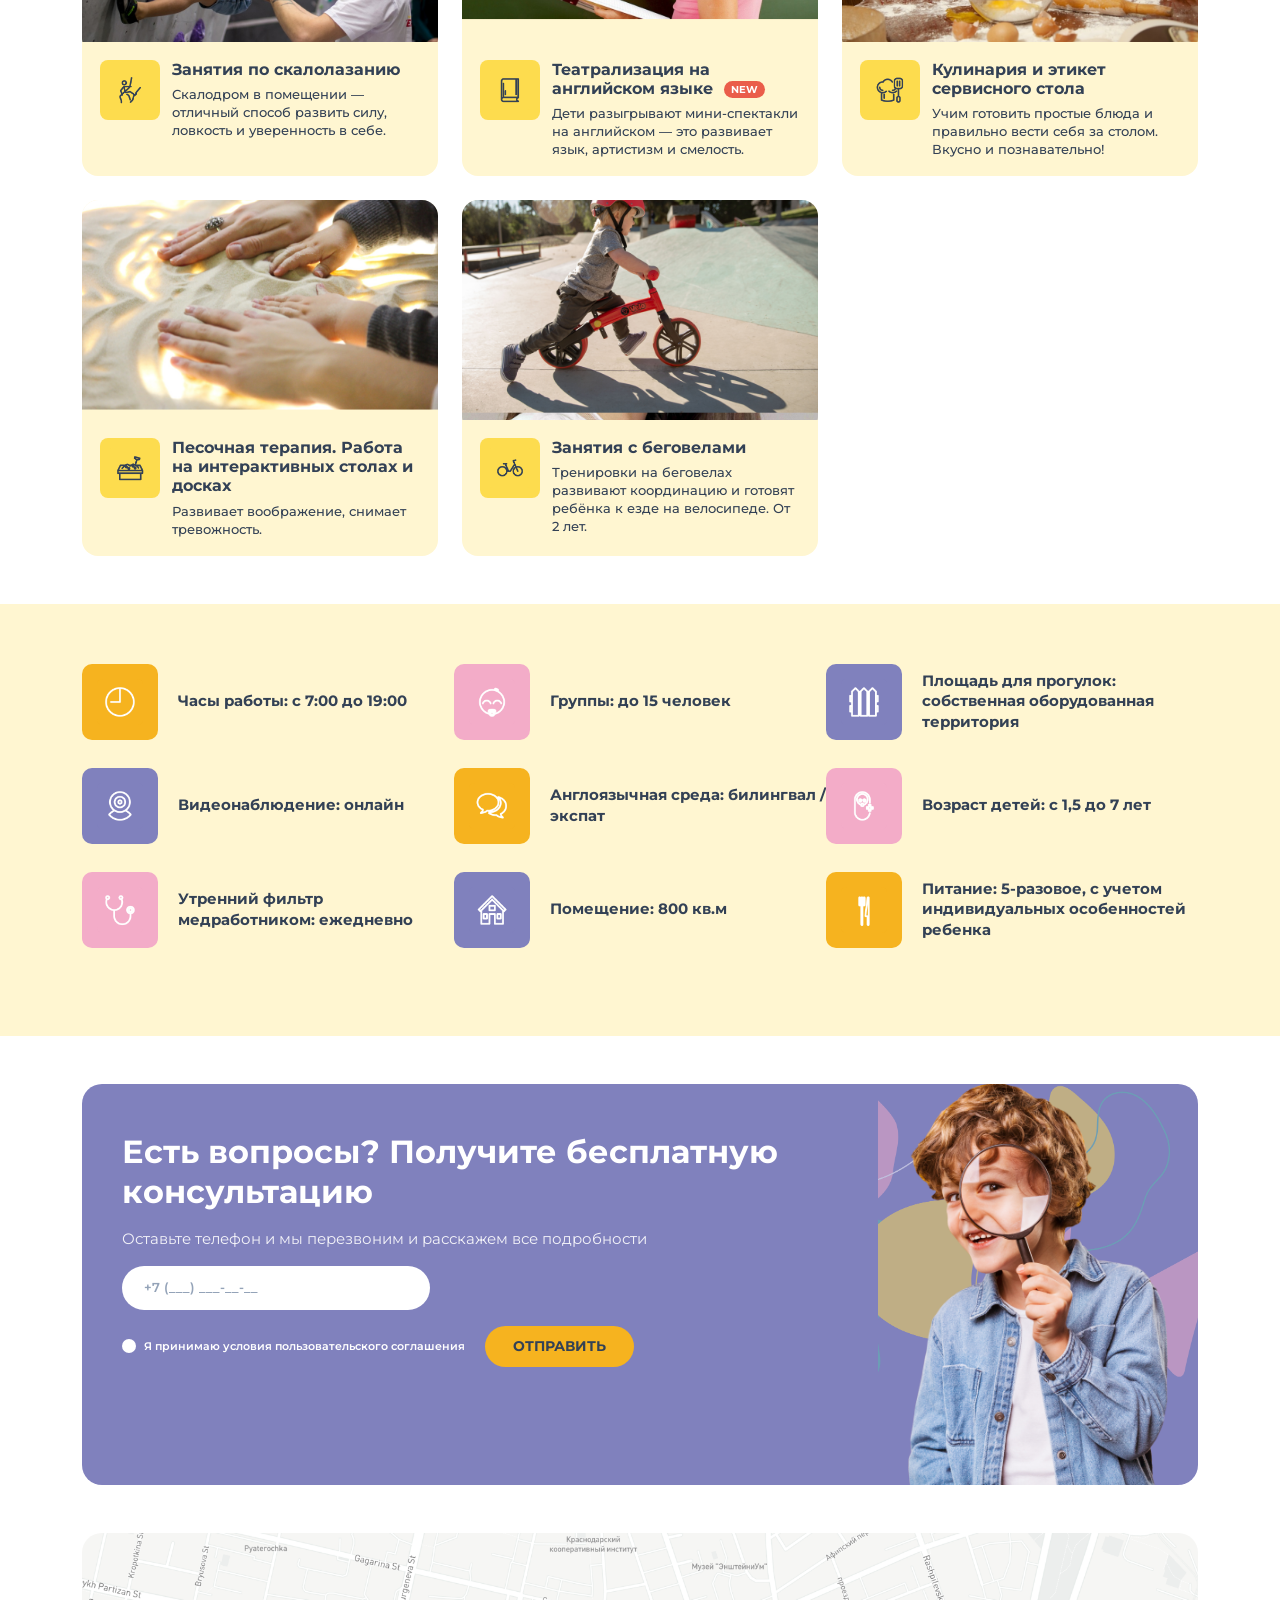
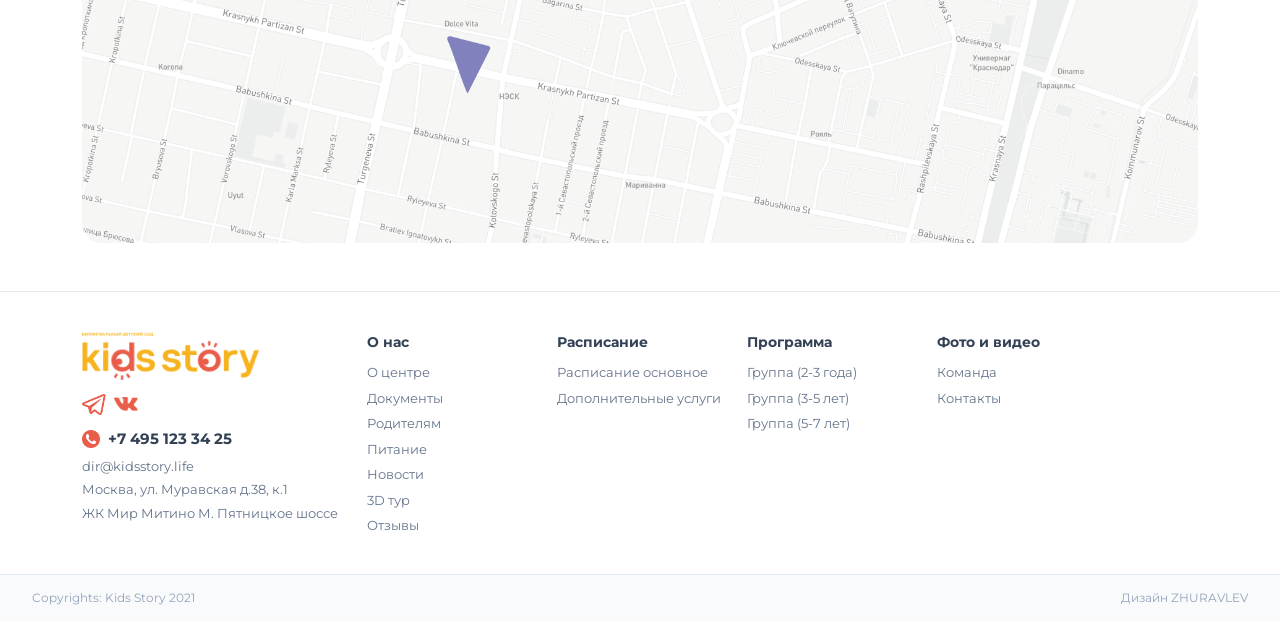
<file: services.html>
<!DOCTYPE html>
<html lang="ru">
  <head>
    <meta charset="UTF-8">
    <meta name="viewport" content="width=device-width, initial-scale=1.0">
    <title>Дополнительные услуги — Kids Story</title>
    <link
      href="https://fonts.googleapis.com/css2?family=Montserrat:wght@500;600;700&display=swap"
      rel="stylesheet">
    <link
      href="https://cdn.jsdelivr.net/npm/bootstrap@5.3.3/dist/css/bootstrap.min.css"
      rel="stylesheet">
    <style>
    * { font-family: 'Montserrat', sans-serif; box-sizing: border-box; }
    html, body { margin: 0; padding: 0; overflow-x: hidden; }

    #page-loader { position: fixed; inset: 0; background: #fff; z-index: 9999; display: flex; align-items: center; justify-content: center; }
    .loader-spinner { width: 56px; height: 56px; border: 5px solid #F3ACC8; border-top-color: #8081BD; border-radius: 50%; animation: spin 0.8s linear infinite; }
    @keyframes spin { to { transform: rotate(360deg); } }

    .header { background: #fff; box-shadow: 0 2px 8px rgba(0,0,0,0.07); position: sticky; top: 0; z-index: 100; }
    .header-inner { display: flex; align-items: center; padding: 0 20px; min-height: 76px; gap: 0; }
    .logo-wrap { flex-shrink: 0; margin-right: 20px; }
    .logo-wrap img { height: 60px; display: block; }
    .header-nav { flex: 1; display: flex; align-items: center; min-width: 0; }
    .menu-item { position: relative; }
    .menu-link { font-weight: 700; font-size: 13px; color: #334155; text-decoration: none; padding: 5px 8px; display: flex; align-items: center; gap: 4px; white-space: nowrap; }
    .menu-link:hover { color: #EA5D4A; }
    .arrow-line { display: inline-block; width: 6px; height: 6px; border-right: 2px solid currentColor; border-bottom: 2px solid currentColor; transform: rotate(45deg); margin-top: -3px; flex-shrink: 0; }
    .dropdown-bs { display: none; position: absolute; top: 100%; left: 0; background: #fff; box-shadow: 0 4px 16px rgba(0,0,0,0.12); border-radius: 10px; z-index: 200; min-width: 200px; padding: 8px 0; }
    .menu-item.open .dropdown-bs { display: block; }
    .dropdown-link { display: block; padding: 8px 18px; font-size: 13px; font-weight: 600; color: #334155; text-decoration: none; white-space: nowrap; }
    .dropdown-link:hover { color: #EA5D4A; background: #FFF6D1; }
    .header-right { display: flex; flex-direction: column; align-items: flex-end; gap: 5px; flex-shrink: 0; padding: 10px 0; }
    .header-addresses { display: flex; gap: 14px; align-items: center; }
    .address { font-size: 11px; color: #EA5D4A; font-weight: 600; white-space: nowrap; }
    .address-highlight--blue { color: #0E95D3; font-weight: 700; }
    .header-contacts { display: flex; align-items: center; gap: 10px; }
    .phone-block { display: flex; align-items: center; gap: 5px; }
    .phone-icon-img { width: 18px; height: 18px; }
    .phone { font-weight: 700; font-size: 15px; color: #334155; white-space: nowrap; }
    .social-icons { display: flex; gap: 5px; align-items: center; }
    .social-link { display: inline-flex; align-items: center; justify-content: center; flex-shrink: 0; }
    .social-icon-img { width: 24px; height: 24px; object-fit: contain; flex-shrink: 0; }
    .btn-signup { background: #8081BD; color: #fff; font-weight: 700; font-size: 12px; border-radius: 30px; padding: 8px 16px; text-decoration: none; white-space: nowrap; }
    .btn-signup:hover { background: #EA5D4A; color: #fff; }
    .callback-link { font-size: 11px; color: #EA5D4A; font-weight: 700; text-decoration: none; white-space: nowrap; }
    .callback-link:hover { text-decoration: underline; }
    .burger { display: none; background: none; border: none; font-size: 24px; cursor: pointer; color: #334155; margin-left: auto; flex-shrink: 0; }
    .mobile-menu { display: none; flex-direction: column; background: #fff; padding: 16px 24px; border-top: 1px solid #e2e8f0; }
    .mobile-menu.open { display: flex; }
    .mobile-menu .menu-link { padding: 10px 0; border-bottom: 1px solid #f1f5f9; font-size: 15px; }

    .subheader { background: linear-gradient(130.83deg, rgba(83,84,136,0.9) 14.95%, rgba(96,97,157,0.9) 79.77%); }
    .submenu { display: flex; flex-wrap: wrap; justify-content: center; }
    .submenu-link { color: #fff; font-weight: 600; font-size: 14px; padding: 10px 18px; text-decoration: none; white-space: nowrap; }
    .submenu-link:hover { opacity: 0.75; }

    .breadcrumb-wrap { padding: 32px 0 28px; }
    .breadcrumb { display: flex; align-items: center; gap: 8px; font-size: 13px; color: #334155; background: none; padding: 0; margin: 0; flex-wrap: wrap; }
    .breadcrumb a { color: #8081BD; text-decoration: none; font-weight: 600; }
    .breadcrumb a:hover { text-decoration: underline; }
    .page-title { font-weight: 700; font-size: 40px; line-height: 1.2; color: #8081BD; margin: 0; }

    .section-title { font-weight: 700; font-size: 28px; color: #334155; margin-bottom: 24px; }

    .svc-card { background: #FFF6D1; border-radius: 16px; overflow: hidden; display: flex; flex-direction: column; transition: transform 0.2s; height: 100%; }
    .svc-card:hover { transform: translateY(-4px); }
    .svc-photo { width: 100%; height: 220px; overflow: hidden; flex-shrink: 0; display: block; }
    .svc-photo img { width: 100%; height: 100%; object-fit: cover; object-position: center; display: block; }
    .svc-bottom { display: flex; align-items: flex-start; gap: 12px; padding: 18px; flex: 1; }
    .svc-icon { width: 60px; height: 60px; background: #FDDC4E; border-radius: 8px; flex-shrink: 0; display: flex; align-items: center; justify-content: center; overflow: hidden; }
    .svc-icon img { width: 40px; height: 40px; object-fit: contain; }
    .svc-info { flex: 1; }
    .svc-info h4 { font-weight: 700; font-size: 16px; color: #334155; margin-bottom: 6px; }
    .svc-info p { font-weight: 500; font-size: 13px; line-height: 18px; color: #334155; margin: 0; }

    .info-wave-wrap { background: #FFF6D1; padding: 60px 0; }
    .info-item { display: flex; align-items: center; gap: 20px; font-weight: 700; font-size: 15px; line-height: 1.35; color: #334155; margin-bottom: 28px; flex-wrap: nowrap; min-width: 0; }
    .info-item span { min-width: 0; word-break: break-word; }
    .info-icon { width: 76px; height: 76px; border-radius: 10px; flex-shrink: 0; display: flex; align-items: center; justify-content: center; }
    .info-icon img { width: 46px; height: 46px; object-fit: contain; }
    .info-icon--yellow { background: #F6B31F; }
    .info-icon--pink { background: #F3ACC8; }
    .info-icon--purple { background: #8081BD; }

    .questions-section { margin: 48px 0; border-radius: 20px; overflow: hidden; background: #8081BD; }
    .questions-inner { display: flex; align-items: stretch; min-height: 280px; }
    .questions-left { flex: 1; padding: 48px 40px; display: flex; flex-direction: column; gap: 16px; }
    .questions-title--white { font-weight: 700; font-size: 32px; line-height: 1.25; color: #fff; margin: 0; }
    .questions-desc--white { font-size: 15px; color: rgba(255,255,255,0.9); margin: 0; }
    .questions-input { width: 100%; max-width: 308px; border: 2px solid rgba(255,255,255,0.6); border-radius: 30px; padding: 10px 20px; font-size: 13px; background: #fff; color: #334155; outline: none; font-family: inherit; font-weight: 600; }
    .questions-input::placeholder { color: #94a3b8; }
    .questions-row { display: flex; align-items: center; gap: 20px; flex-wrap: wrap; }
    .questions-checkbox { display: flex; align-items: center; gap: 8px; cursor: pointer; }
    .checkbox-dot { width: 14px; height: 14px; border-radius: 50%; background: #fff; border: 2px solid rgba(255,255,255,0.6); flex-shrink: 0; display: inline-block; transition: background 0.2s; }
    .checkbox-dot--checked { background: #EA5D4A; border-color: #EA5D4A; }
    .checkbox-label { font-size: 11px; color: #fff; font-weight: 600; }
    .questions-btn--yellow { background: #F6B31F; color: #334155; font-weight: 700; font-size: 14px; border: none; border-radius: 30px; padding: 10px 28px; cursor: pointer; white-space: nowrap; }
    .questions-btn--yellow:hover { background: #e0a010; }
    .questions-right { position: relative; min-width: 320px; display: flex; align-items: flex-end; justify-content: center; overflow: hidden; }
    .questions-img { width: 260px; object-fit: contain; position: relative; z-index: 2; }
    .questions-shapes { position: absolute; width: 600px; bottom: -60px; right: -80px; pointer-events: none; z-index: 1; opacity: 0.5; }

    .map-wrap { border-radius: 20px; overflow: hidden; width: 100%; }
    .map-img { width: 100%; display: block; max-height: 420px; object-fit: cover; }

    .footer { background: #fff; border-top: 1px solid #e2e8f0; padding-top: 40px; }
    .footer-logo img { height: 48px; margin-bottom: 12px; }
    .footer-social { display: flex; gap: 8px; margin-bottom: 12px; }
    .footer-phone-block { display: flex; align-items: center; gap: 8px; margin-bottom: 6px; }
    .footer-phone { font-weight: 700; font-size: 15px; color: #334155; }
    .footer-email, .footer-addr { font-size: 13px; color: #64748b; margin-bottom: 4px; }
    .footer-nav-title { font-weight: 700; font-size: 14px; color: #334155; margin-bottom: 10px; }
    .footer-nav-col a { display: block; font-size: 13px; color: #64748b; text-decoration: none; margin-bottom: 6px; }
    .footer-nav-col a:hover { color: #8081BD; }
    .footer-bottom { background: #f8fafc; border-top: 1px solid #e2e8f0; padding: 14px 32px; display: flex; justify-content: space-between; flex-wrap: wrap; gap: 8px; font-size: 12px; color: #94a3b8; margin-top: 32px; }

    .modal-header { background: #8081BD; }
    .modal-title { color: #fff; font-weight: 700; }
    .btn-close-white { filter: invert(1); }
    .modal-body label { font-weight: 600; font-size: 14px; color: #334155; }
    .modal-footer .btn-primary { background: #F6B31F; border-color: #F6B31F; color: #334155; font-weight: 700; border-radius: 30px; padding: 10px 28px; }
    .modal-footer .btn-primary:hover { background: #e0a010; border-color: #e0a010; }

    .badge-new { font-size: 10px; background: #EA5D4A; color: #fff; border-radius: 20px; padding: 2px 7px; vertical-align: middle; font-weight: 700; margin-left: 6px; }
    @media (max-width: 1025px) {
      .logo-wrap img { height: 40px; }
      .menu-link { font-size: 8px;}
    }
    @media (max-width: 992px) {
      .header-inner { padding: 10px 16px; min-height: auto; }
      .header-nav { display: none !important; }
      .burger { display: block; }
      .header-right { display: none !important; }
      .logo-wrap { margin-right: 0; }
      .page-title { font-size: 28px; }
      .questions-title--white { font-size: 22px; }
      .questions-left { padding: 28px 24px; }
    }
    @media (max-width: 768px) {
      .page-title { font-size: 22px; }
      .section-title { font-size: 20px; }
      .questions-title--white { font-size: 18px; }
      .questions-section { margin: 24px 0; }
    }
    @media (max-width: 480px) {
      .page-title { font-size: 20px; }
      .svc-photo { height: 180px; }
    }
    @media (min-width: 768px) and (max-width: 991.98px) {
      .col-md-push-6 { position: relative; left: 50%; }
      .col-md-pull-6 { position: relative; right: 50%; }
    }
  </style>
  </head>
  <body>

    <div id="page-loader"><div class="loader-spinner"></div></div>

    <header class="header">
      <div class="header-inner">
        <div class="logo-wrap">
          <a href="index.html"><img src="images/logo.png" alt="Kids Story"></a>
        </div>

        <nav class="header-nav d-none d-lg-flex" id="mainMenu">
          <div class="menu-item">
            <a href="index.html" class="menu-link">О нас <span
                class="arrow-line"></span></a>
            <div class="dropdown-bs">
              <a href="about.html" class="dropdown-link">О центре</a>
              <a href="parents.html" class="dropdown-link">Родителям</a>
            </div>
          </div>
          <div class="menu-item">
            <a href="#" class="menu-link">Расписание <span
                class="arrow-line"></span></a>
            <div class="dropdown-bs">
              <a href="#" class="dropdown-link">Расписание основное</a>
              <a href="services.html" class="dropdown-link">Дополнительные
                услуги</a>
            </div>
          </div>
          <div class="menu-item">
            <a href="#" class="menu-link">Программа <span
                class="arrow-line"></span></a>
            <div class="dropdown-bs">
              <a href="#" class="dropdown-link">Группа (2-3 года)</a>
              <a href="#" class="dropdown-link">Группа (3-5 лет)</a>
              <a href="#" class="dropdown-link">Группа (5-7 лет)</a>
            </div>
          </div>
          <a href="#" class="menu-link">Фото и видео</a>
          <a href="#" class="menu-link">Команда</a>
          <a href="#" class="menu-link">Контакты</a>
        </nav>

        <div class="header-right d-none d-lg-flex">
          <div class="header-addresses">
            <span class="address">Москва, ул. Муравская д.38, к.1</span>
            <span class="address">ЖК Мир Митино <span
                class="address-highlight--blue">М. Пятницкое шоссе</span></span>
          </div>
          <div class="header-contacts">
            <div class="phone-block">
              <img src="images/phone-icon.png" alt class="phone-icon-img">
              <span class="phone">+7 495 123 34 25</span>
            </div>
            <div class="social-icons d-inline-flex align-items-center gap-1">
              <a href="#" class="social-link"><img src="images/tg-icon.png"
                  alt="Telegram" class="social-icon-img"></a>
              <a href="#" class="social-link"><img src="images/vk-icon.png"
                  alt="VK" class="social-icon-img"></a>
            </div>
            <a href="#" class="btn-signup" data-bs-toggle="modal"
              data-bs-target="#excursionModal">Записаться на экскурсию</a>
          </div>
          <div>
            <a href="#" class="callback-link">Заказать быстрый звонок</a>
          </div>
        </div>

        <button class="burger d-lg-none" onclick="toggleMobileMenu()"
          aria-label="Меню">&#9776;</button>
      </div>

      <div class="mobile-menu d-lg-none" id="mobileMenu">
        <a href="about.html" class="menu-link">О центре</a>
        <a href="parents.html" class="menu-link">Родителям</a>
        <a href="#" class="menu-link">Расписание основное</a>
        <a href="services.html" class="menu-link">Дополнительные услуги</a>
        <a href="#" class="menu-link">Группа (2-3 года)</a>
        <a href="#" class="menu-link">Группа (3-5 лет)</a>
        <a href="#" class="menu-link">Группа (5-7 лет)</a>
        <a href="#" class="menu-link">Фото и видео</a>
        <a href="#" class="menu-link">Команда</a>
        <a href="#" class="menu-link">Контакты</a>
        <a href="#" class="btn-signup mt-2 d-inline-block"
          data-bs-toggle="modal" data-bs-target="#excursionModal">Записаться на
          экскурсию</a>
      </div>
    </header>

    <div class="subheader">
      <div class="container px-3 px-md-4">
        <nav class="submenu">
          <a href="about.html" class="submenu-link">О центре</a>
          <a href="#" class="submenu-link d-none d-sm-inline">Документы</a>
          <a href="parents.html" class="submenu-link">Родителям</a>
          <a href="#" class="submenu-link d-none d-md-inline">Питание</a>
          <a href="#" class="submenu-link d-none d-md-inline">Новости</a>
          <a href="#" class="submenu-link d-none d-lg-inline">3D тур</a>
          <a href="#" class="submenu-link d-none d-lg-inline">Отзывы</a>
        </nav>
      </div>
    </div>

    <main>

      <section class="page-hero">
        <div class="container">
          <div class="breadcrumb-wrap d-flex flex-column flex-md-row justify-content-center justify-content-md-between align-items-md-center gap-3">
            <div>
              <div class="breadcrumb">
                <a href="index.html">Главная</a>
                <span>›</span>
                <span>Дополнительные услуги</span>
              </div>
              <h1 class="page-title">Дополнительные услуги</h1>
            </div>
            <p class="lead text-center text-md-end mb-0" style="max-width:360px;">Выбирайте студии и секции, которые подойдут именно вашему ребёнку — от йоги до робототехники.</p>
          </div>

          <div class="slide-wrap mb-4"
            style="border-radius:20px;overflow:hidden;">
            <div id="svcCarousel" class="carousel slide"
              data-bs-ride="carousel">
              <div class="carousel-indicators">
                <button type="button" data-bs-target="#svcCarousel"
                  data-bs-slide-to="0" class="active"></button>
                <button type="button" data-bs-target="#svcCarousel"
                  data-bs-slide-to="1"></button>
                <button type="button" data-bs-target="#svcCarousel"
                  data-bs-slide-to="2"></button>
              </div>
              <div class="carousel-inner">
                <div class="carousel-item active">
                  <div
                    style="background:linear-gradient(135deg,#8081BD 0%,#F3ACC8 100%);height:220px;display:flex;align-items:center;justify-content:center;text-align:center;padding:20px;">
                    <div>
                      <h3
                        style="font-size:24px;font-weight:700;color:#fff;margin-bottom:8px;">Развивающие
                        студии</h3>
                      <p
                        style="font-size:15px;color:rgba(255,255,255,0.9);font-weight:500;margin:0;">Более
                        10 направлений для детей с 2 до 18 лет</p>
                    </div>
                  </div>
                </div>
                <div class="carousel-item">
                  <div
                    style="background:linear-gradient(135deg,#F3ACC8 0%,#F6B31F 100%);height:220px;display:flex;align-items:center;justify-content:center;text-align:center;padding:20px;">
                    <div>
                      <h3
                        style="font-size:24px;font-weight:700;color:#fff;margin-bottom:8px;">Творческие
                        мастерские</h3>
                      <p
                        style="font-size:15px;color:rgba(255,255,255,0.9);font-weight:500;margin:0;">Лепка,
                        театр, кулинария и многое другое</p>
                    </div>
                  </div>
                </div>
                <div class="carousel-item">
                  <div
                    style="background:linear-gradient(135deg,#F6B31F 0%,#8081BD 100%);height:220px;display:flex;align-items:center;justify-content:center;text-align:center;padding:20px;">
                    <div>
                      <h3
                        style="font-size:24px;font-weight:700;color:#fff;margin-bottom:8px;">Спортивные
                        секции</h3>
                      <p
                        style="font-size:15px;color:rgba(255,255,255,0.9);font-weight:500;margin:0;">Йога,
                        скалолазание, беговелы и гольф</p>
                    </div>
                  </div>
                </div>
              </div>
              <button class="carousel-control-prev" type="button"
                data-bs-target="#svcCarousel" data-bs-slide="prev">
                <span class="carousel-control-prev-icon"
                  style="background-color:rgba(246,179,31,0.7);border-radius:50%;padding:20px;background-size:50%;"></span>
              </button>
              <button class="carousel-control-next" type="button"
                data-bs-target="#svcCarousel" data-bs-slide="next">
                <span class="carousel-control-next-icon"
                  style="background-color:rgba(246,179,31,0.7);border-radius:50%;padding:20px;background-size:50%;"></span>
              </button>
            </div>
          </div>
        </div>
      </section>

      <section class="pb-5">
        <div class="container">
          <h2 class="section-title text-center text-md-start">Все направления</h2>
          <div class="row g-4">

            <div class="col-12 col-sm-6 col-lg-4">
              <div class="svc-card">
                <div class="svc-photo"><img src="images/yoga-photo.png"
                    alt="Йога"></div>
                <div class="svc-bottom">
                  <div class="svc-icon"><img src="images/svc-yoga1.png"
                      alt></div>
                  <div class="svc-info">
                    <h4>Йога</h4>
                    <p>Занятия йогой для детей развивают гибкость, концентрацию
                      и умение расслабляться. От 3 лет.</p>
                    <a href="#" class="btn btn-outline-primary btn-sm rounded-pill mt-2">Подробнее</a>
                  </div>
                </div>
              </div>
            </div>

            <div class="col-12 col-sm-6 col-lg-4">
              <div class="svc-card">
                <div class="svc-photo"><img src="images/montessori-photo.png"
                    alt="Монтессори"></div>
                <div class="svc-bottom">
                  <div class="svc-icon"><img src="images/svc-montessori1.png"
                      alt></div>
                  <div class="svc-info">
                    <h4>Монтессори группа с уникальным древесинным
                      оборудованием</h4>
                    <p>Развитие самостоятельности и сенсорики по методике
                      Монтессори.</p>
                  </div>
                </div>
              </div>
            </div>

            <div class="col-12 col-sm-6 col-lg-4">
              <div class="svc-card">
                <div class="svc-photo"><img src="images/golf-photo.png"
                    alt="Гольф"></div>
                <div class="svc-bottom">
                  <div class="svc-icon"><img src="images/svc-golf1.png"
                      alt></div>
                  <div class="svc-info">
                    <h4>Гольф для малышей</h4>
                    <p>Мини-гольф для самых маленьких: развивает терпение,
                      точность и уважение к правилам игры.</p>
                  </div>
                </div>
              </div>
            </div>

            <div class="col-12 col-sm-6 col-lg-4">
              <div class="svc-card">
                <div class="svc-photo"><img src="images/lego-photo.png"
                    alt="Лего"></div>
                <div class="svc-bottom">
                  <div class="svc-icon"><img src="images/svc-lego1.png"
                      alt></div>
                  <div class="svc-info">
                    <h4>Легостроение и конструирование</h4>
                    <p>Занятия с конструктором развивают логику,
                      пространственное мышление и инженерные навыки.</p>
                  </div>
                </div>
              </div>
            </div>

            <div class="col-12 col-sm-6 col-lg-4">
              <div class="svc-card">
                <div class="svc-photo"><img src="images/clay-photo.png"
                    alt="Лепка"></div>
                <div class="svc-bottom">
                  <div class="svc-icon"><img src="images/svc-clay1.png"
                      alt></div>
                  <div class="svc-info">
                    <h4>Тестопластика и глинопластика</h4>
                    <p>Лепка из теста и глины развивает мелкую моторику,
                      творческое мышление и усидчивость.</p>
                  </div>
                </div>
              </div>
            </div>

            <div class="col-12 col-sm-6 col-lg-4">
              <div class="svc-card">
                <div class="svc-photo"><img src="images/speech-photo.png"
                    alt="Риторика"></div>
                <div class="svc-bottom">
                  <div class="svc-icon"><img src="images/svc-speech1.png"
                      alt></div>
                  <div class="svc-info">
                    <h4>Риторика и ораторское мастерство</h4>
                    <p>Учим детей красиво говорить, аргументировать и выступать
                      перед аудиторией.</p>
                  </div>
                </div>
              </div>
            </div>

            <div class="col-12 col-sm-6 col-lg-4">
              <div class="svc-card">
                <div class="svc-photo"><img src="images/climbing-photo.png"
                    alt="Скалолазание"></div>
                <div class="svc-bottom">
                  <div class="svc-icon"><img src="images/svc-climbing1.png"
                      alt></div>
                  <div class="svc-info">
                    <h4>Занятия по скалолазанию</h4>
                    <p>Скалодром в помещении — отличный способ развить силу,
                      ловкость и уверенность в себе.</p>
                  </div>
                </div>
              </div>
            </div>

            <div class="col-12 col-sm-6 col-lg-4">
              <div class="svc-card">
                <div class="svc-photo"><img src="images/theater-photo.png"
                    alt="Театр"></div>
                <div class="svc-bottom">
                  <div class="svc-icon"><img src="images/svc-theater1.png"
                      alt></div>
                  <div class="svc-info">
                    <h4>Театрализация на английском языке <span
                        class="badge-new">NEW</span></h4>
                    <p>Дети разыгрывают мини-спектакли на английском — это
                      развивает язык, артистизм и смелость.</p>
                  </div>
                </div>
              </div>
            </div>

            <div class="col-12 col-sm-6 col-lg-4">
              <div class="svc-card">
                <div class="svc-photo"><img src="images/cooking-photo.png"
                    alt="Кулинария"></div>
                <div class="svc-bottom">
                  <div class="svc-icon"><img src="images/svc-cooking1.png"
                      alt></div>
                  <div class="svc-info">
                    <h4>Кулинария и этикет сервисного стола</h4>
                    <p>Учим готовить простые блюда и правильно вести себя за
                      столом. Вкусно и познавательно!</p>
                  </div>
                </div>
              </div>
            </div>

            <div class="col-12 col-sm-6 col-lg-4">
              <div class="svc-card">
                <div class="svc-photo"><img src="images/sand-photo.png"
                    alt="Песочная терапия"></div>
                <div class="svc-bottom">
                  <div class="svc-icon"><img src="images/svc-sand1.png"
                      alt></div>
                  <div class="svc-info">
                    <h4>Песочная терапия. Работа на интерактивных столах и
                      досках</h4>
                    <p>Развивает воображение, снимает тревожность.</p>
                  </div>
                </div>
              </div>
            </div>

            <div class="col-12 col-sm-6 col-lg-4">
              <div class="svc-card">
                <div class="svc-photo"><img src="images/bike-photo.png"
                    alt="Беговелы"></div>
                <div class="svc-bottom">
                  <div class="svc-icon"><img src="images/svc-bike1.png"
                      alt></div>
                  <div class="svc-info">
                    <h4>Занятия с беговелами</h4>
                    <p>Тренировки на беговелах развивают координацию и готовят
                      ребёнка к езде на велосипеде. От 2 лет.</p>
                  </div>
                </div>
              </div>
            </div>

          </div>
        </div>
      </section>

      <section class="info-wave-wrap">
        <div class="container">
          <div class="row g-0">
            <div class="col-12 col-sm-6 col-lg-4 col-md-push-6">
              <div class="info-item">
                <div class="info-icon info-icon--yellow"><img
                    src="images/icon-clock.png" alt></div>
                <span>Часы работы: с 7:00 до 19:00</span>
              </div>
            </div>
            <div class="col-12 col-sm-6 col-lg-4 col-md-pull-6">
              <div class="info-item">
                <div class="info-icon info-icon--pink"><img
                    src="images/icon-group.png" alt></div>
                <span>Группы: до 15 человек</span>
              </div>
            </div>
            <div class="col-12 col-sm-6 col-lg-4">
              <div class="info-item">
                <div class="info-icon info-icon--purple"><img
                    src="images/icon-area.png" alt></div>
                <span>Площадь для прогулок: собственная оборудованная
                  территория</span>
              </div>
            </div>
            <div class="col-12 col-sm-6 col-lg-4">
              <div class="info-item">
                <div class="info-icon info-icon--purple"><img
                    src="images/icon-camera.png" alt></div>
                <span>Видеонаблюдение: онлайн</span>
              </div>
            </div>
            <div class="col-12 col-sm-6 col-lg-4">
              <div class="info-item">
                <div class="info-icon info-icon--yellow"><img
                    src="images/icon-english.png" alt></div>
                <span>Англоязычная среда: билингвал / экспат</span>
              </div>
            </div>
            <div class="col-12 col-sm-6 col-lg-4">
              <div class="info-item">
                <div class="info-icon info-icon--pink"><img
                    src="images/icon-age.png" alt></div>
                <span>Возраст детей: с 1,5 до 7 лет</span>
              </div>
            </div>
            <div class="col-12 col-sm-6 col-lg-4">
              <div class="info-item">
                <div class="info-icon info-icon--pink"><img
                    src="images/icon-medical.png" alt></div>
                <span>Утренний фильтр медработником: ежедневно</span>
              </div>
            </div>
            <div class="col-12 col-sm-6 col-lg-4">
              <div class="info-item">
                <div class="info-icon info-icon--purple"><img
                    src="images/icon-building.png" alt></div>
                <span>Помещение: 800 кв.м</span>
              </div>
            </div>
            <div class="col-12 col-sm-6 col-lg-4">
              <div class="info-item">
                <div class="info-icon info-icon--yellow"><img
                    src="images/icon-food.png" alt></div>
                <span>Питание: 5-разовое, с учетом индивидуальных особенностей
                  ребенка</span>
              </div>
            </div>
          </div>
        </div>
      </section>

      <section class="container">
        <div class="questions-section">
          <div class="questions-inner">
            <div class="questions-left">
              <h2 class="questions-title--white">Есть вопросы? Получите
                бесплатную консультацию</h2>
              <p class="questions-desc--white">Оставьте телефон и мы перезвоним
                и расскажем все подробности</p>
              <input type="tel" class="questions-input" id="ctaPhone"
                placeholder="+7 (___) ___-__-__">
              <div class="questions-row">
                <div class="questions-checkbox" onclick="toggleCbDot(this)">
                  <span class="checkbox-dot checkbox-dot--toggle"></span>
                  <span class="checkbox-label">Я принимаю условия
                    пользовательского соглашения</span>
                </div>
                <button class="questions-btn--yellow"
                  onclick="submitCta()">ОТПРАВИТЬ</button>
              </div>
            </div>
            <div class="questions-right d-none d-lg-flex">
              <img src="images/shapes1.png" alt class="questions-shapes">
              <img src="images/boy.png" alt class="questions-img">
            </div>
          </div>
        </div>
      </section>

      <section class="container pb-5">
        <div class="map-wrap">
          <img src="images/map.png" alt="Карта" class="map-img">
        </div>
      </section>

    </main>

    <footer class="footer">
      <div class="container">
        <div class="row g-4">
          <div class="col-12 col-md-4 col-lg-3">
            <div class="footer-logo">
              <a href="index.html"><img src="images/logo.png"
                  alt="Kids Story"></a>
            </div>
            <div class="footer-social">
              <a href="#" class="social-link"><img src="images/tg-icon.png"
                  alt="Telegram" class="social-icon-img"></a>
              <a href="#" class="social-link"><img src="images/vk-icon.png"
                  alt="VK" class="social-icon-img"></a>
            </div>
            <div class="footer-phone-block">
              <img src="images/phone-icon.png" alt class="phone-icon-img">
              <span class="footer-phone">+7 495 123 34 25</span>
            </div>
            <p class="footer-email">dir@kidsstory.life</p>
            <p class="footer-addr">Москва, ул. Муравская д.38, к.1</p>
            <p class="footer-addr">ЖК Мир Митино М. Пятницкое шоссе</p>
          </div>
          <div class="col-6 col-sm-3 col-md-2">
            <div class="footer-nav-col">
              <p class="footer-nav-title">О нас</p>
              <a href="about.html">О центре</a>
              <a href="#">Документы</a>
              <a href="parents.html">Родителям</a>
              <a href="#">Питание</a>
              <a href="#">Новости</a>
              <a href="#">3D тур</a>
              <a href="#">Отзывы</a>
            </div>
          </div>
          <div class="col-6 col-sm-3 col-md-2">
            <div class="footer-nav-col">
              <p class="footer-nav-title">Расписание</p>
              <a href="#">Расписание основное</a>
              <a href="services.html">Дополнительные услуги</a>
            </div>
          </div>
          <div class="col-6 col-sm-3 col-md-2">
            <div class="footer-nav-col">
              <p class="footer-nav-title">Программа</p>
              <a href="#">Группа (2-3 года)</a>
              <a href="#">Группа (3-5 лет)</a>
              <a href="#">Группа (5-7 лет)</a>
            </div>
          </div>
          <div class="col-6 col-sm-3 col-md-2">
            <div class="footer-nav-col">
              <p class="footer-nav-title">Фото и видео</p>
              <a href="#">Команда</a>
              <a href="#">Контакты</a>
            </div>
          </div>
        </div>
      </div>
      <div class="footer-bottom">
        <span>Copyrights: Kids Story 2021</span>
        <span class="d-md-none d-lg-inline">Дизайн ZHURAVLEV</span>
      </div>
    </footer>

    <div class="modal fade" id="excursionModal" tabindex="-1"
      aria-labelledby="excursionModalLabel" aria-hidden="true">
      <div class="modal-dialog modal-dialog-centered">
        <div class="modal-content" style="border-radius:20px;overflow:hidden;">
          <div class="modal-header">
            <h5 class="modal-title" id="excursionModalLabel">Записаться на
              экскурсию</h5>
            <button type="button" class="btn-close btn-close-white"
              data-bs-dismiss="modal" aria-label="Закрыть"></button>
          </div>
          <div class="modal-body p-4">
            <div class="form-floating mb-3">
              <input type="text" class="form-control" id="excName"
                placeholder="Введите имя">
              <label for="excName">Ваше имя</label>
            </div>
            <div class="mb-3">
              <label class="form-label" for="excPhone">Телефон</label>
              <div class="input-group">
                <span class="input-group-text">+7</span>
                <input type="tel" class="form-control" id="excPhone"
                  placeholder="(___) ___-__-__">
              </div>
            </div>
            <div class="mb-3">
              <label class="form-label" for="excAge">Возраст ребёнка</label>
              <select class="form-select form-select-lg" id="excAge">
                <option>1,5 - 2 года</option>
                <option>2 - 3 года</option>
                <option>3 - 5 лет</option>
                <option>5 - 7 лет</option>
              </select>
              <div class="form-text">Это поможет нам подобрать подходящую
                группу</div>
            </div>
            <div class="form-check">
              <input class="form-check-input" type="checkbox" id="agreeCheck">
              <label class="form-check-label" for="agreeCheck"
                style="font-size:13px;color:#64748b;">Я принимаю условия
                пользовательского соглашения</label>
            </div>
          </div>
          <div class="modal-footer border-0">
            <button type="button" class="btn btn-primary btn-lg rounded-pill shadow-sm"
              onclick="submitModal()">ОТПРАВИТЬ</button>
          </div>
        </div>
      </div>
    </div>

    <div class="toast-container position-fixed bottom-0 end-0 p-3">
      <div id="successToast"
        class="toast align-items-center text-bg-success border-0" role="alert"
        aria-live="assertive" aria-atomic="true">
        <div class="d-flex">
          <div class="toast-body"
            style="font-family:'Montserrat',sans-serif;font-weight:600;">
            Заявка отправлена! Мы свяжемся с вами скоро.
          </div>
          <button type="button" class="btn-close btn-close-white me-2 m-auto"
            data-bs-dismiss="toast" aria-label="Закрыть"></button>
        </div>
      </div>
    </div>

    <script
      src="https://cdn.jsdelivr.net/npm/bootstrap@5.3.3/dist/js/bootstrap.bundle.min.js"></script>
    <script>
  function toggleMobileMenu() {
    document.getElementById("mobileMenu").classList.toggle("open");
  }

  function toggleCbDot(el) {
    el.querySelector(".checkbox-dot--toggle").classList.toggle("checkbox-dot--checked");
  }

  function showToast() {
    const toastEl = document.getElementById("successToast");
    const toast = new bootstrap.Toast(toastEl, { delay: 3500 });
    toast.show();
  }

  function submitModal() {
    const modal = bootstrap.Modal.getInstance(document.getElementById("excursionModal"));
    if (modal) modal.hide();
    setTimeout(showToast, 400);
  }

  function submitCta() {
    showToast();
  }

  document.querySelectorAll(".menu-item").forEach(function(item) {
    let t;
    item.addEventListener("mouseenter", function() { clearTimeout(t); item.classList.add("open"); });
    item.addEventListener("mouseleave", function() { t = setTimeout(function() { item.classList.remove("open"); }, 100); });
  });

  window.addEventListener("load", function() {
    const loader = document.getElementById("page-loader");
    if (loader) loader.style.display = "none";
  });
  setTimeout(function() {
    const loader = document.getElementById("page-loader");
    if (loader) loader.style.display = "none";
  }, 3000);
</script>

  </body>
</html>
</file>
